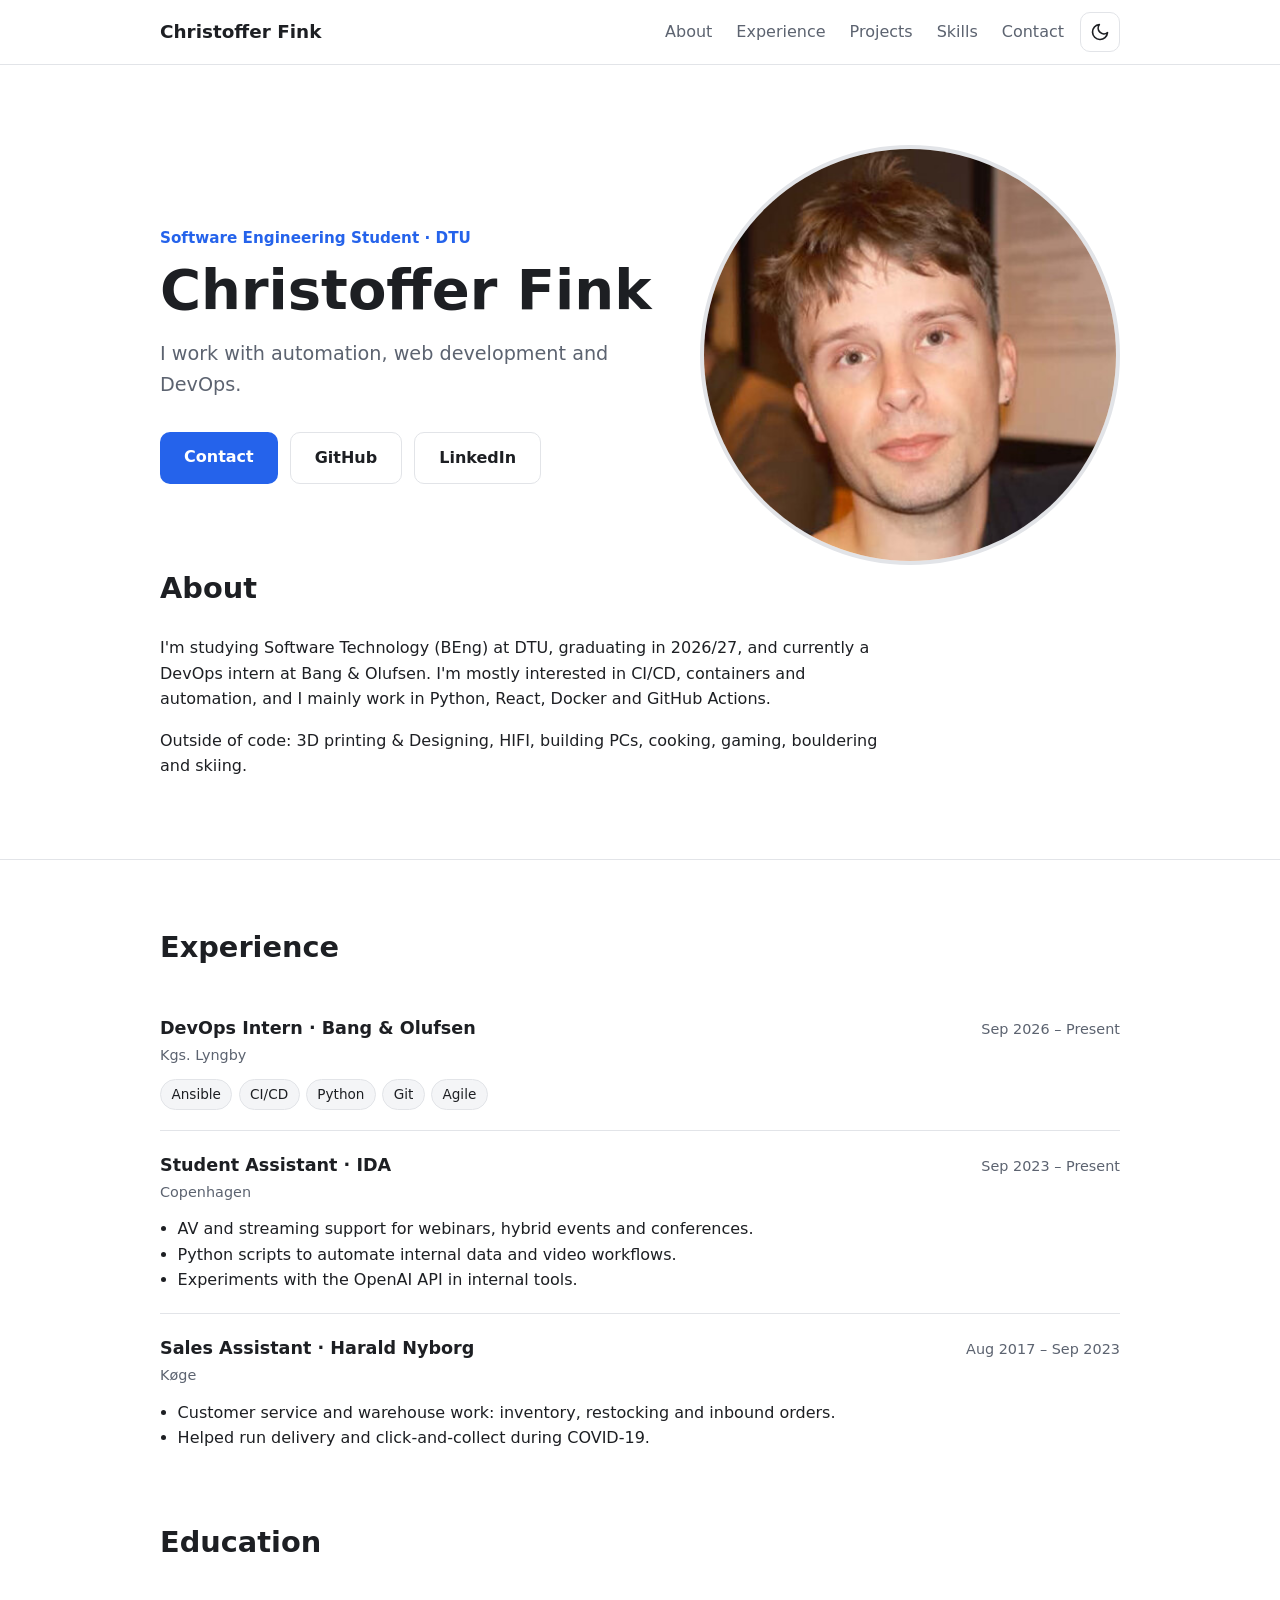
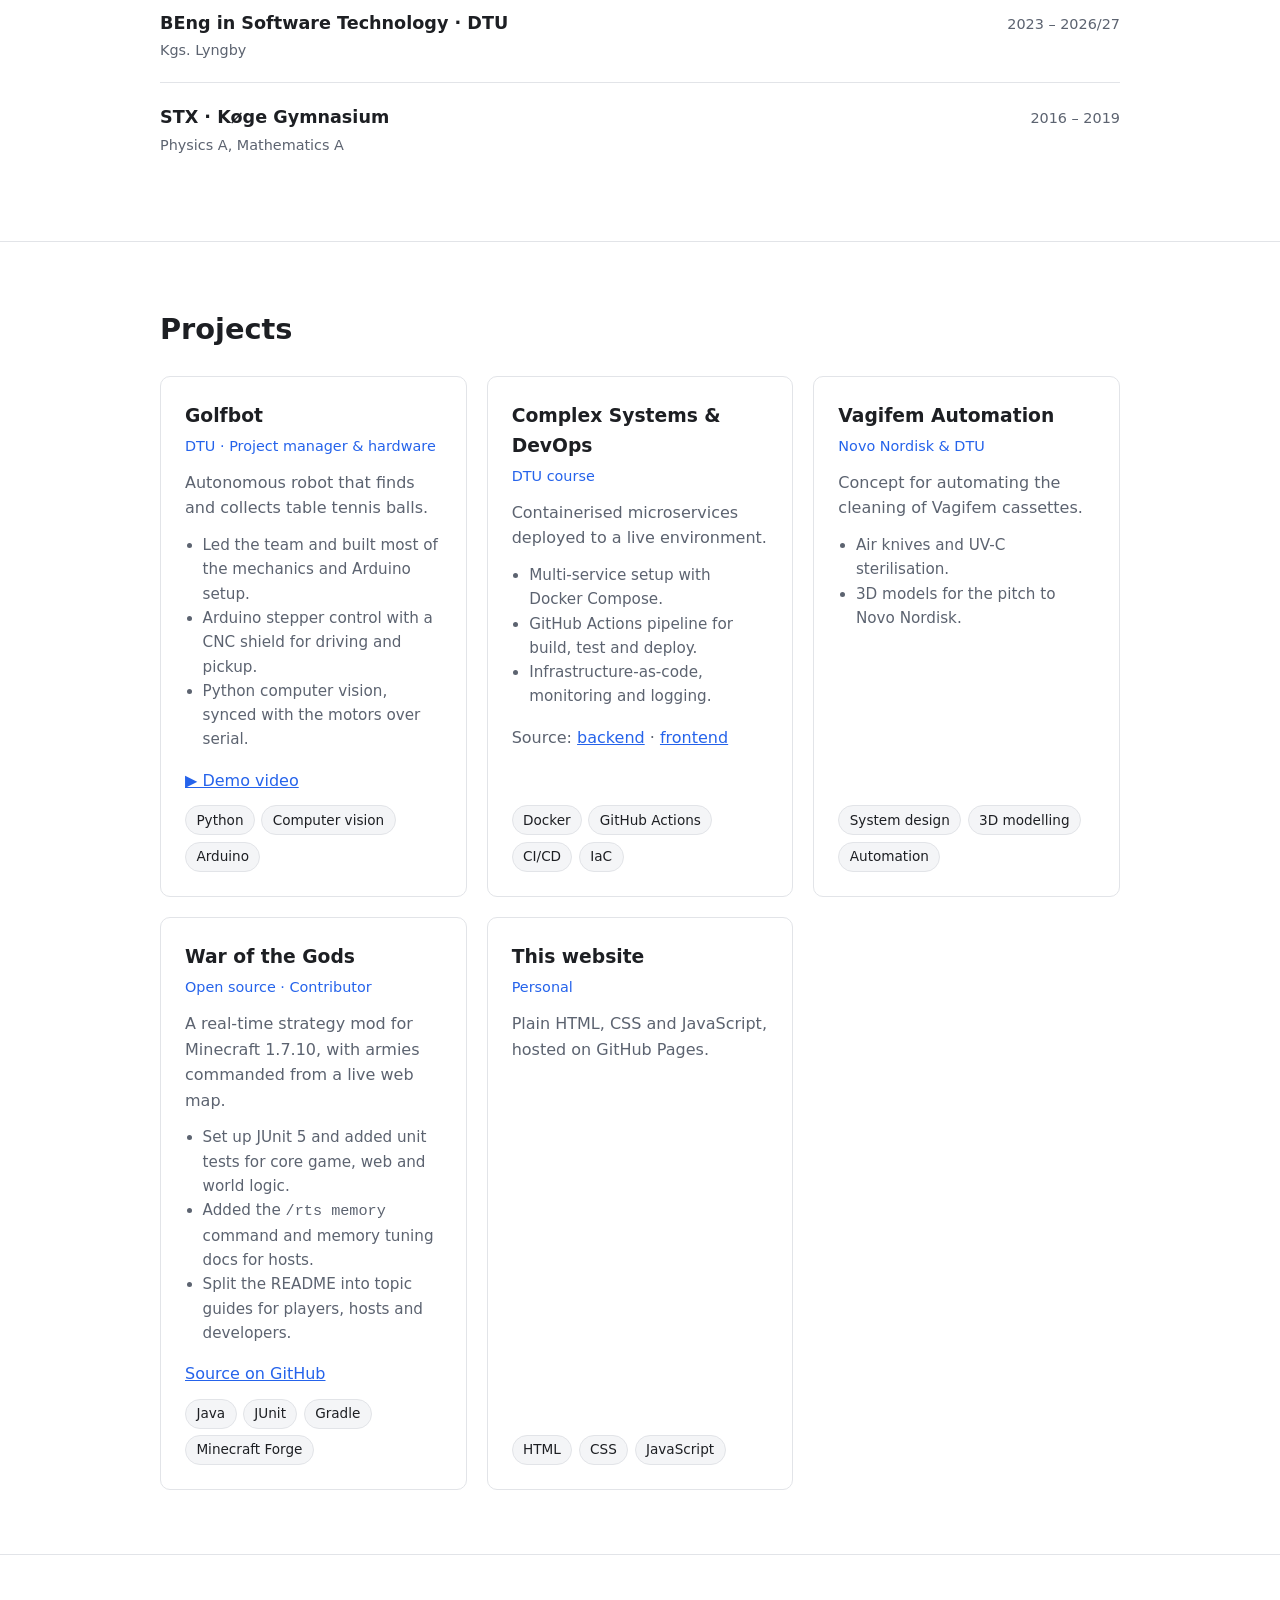
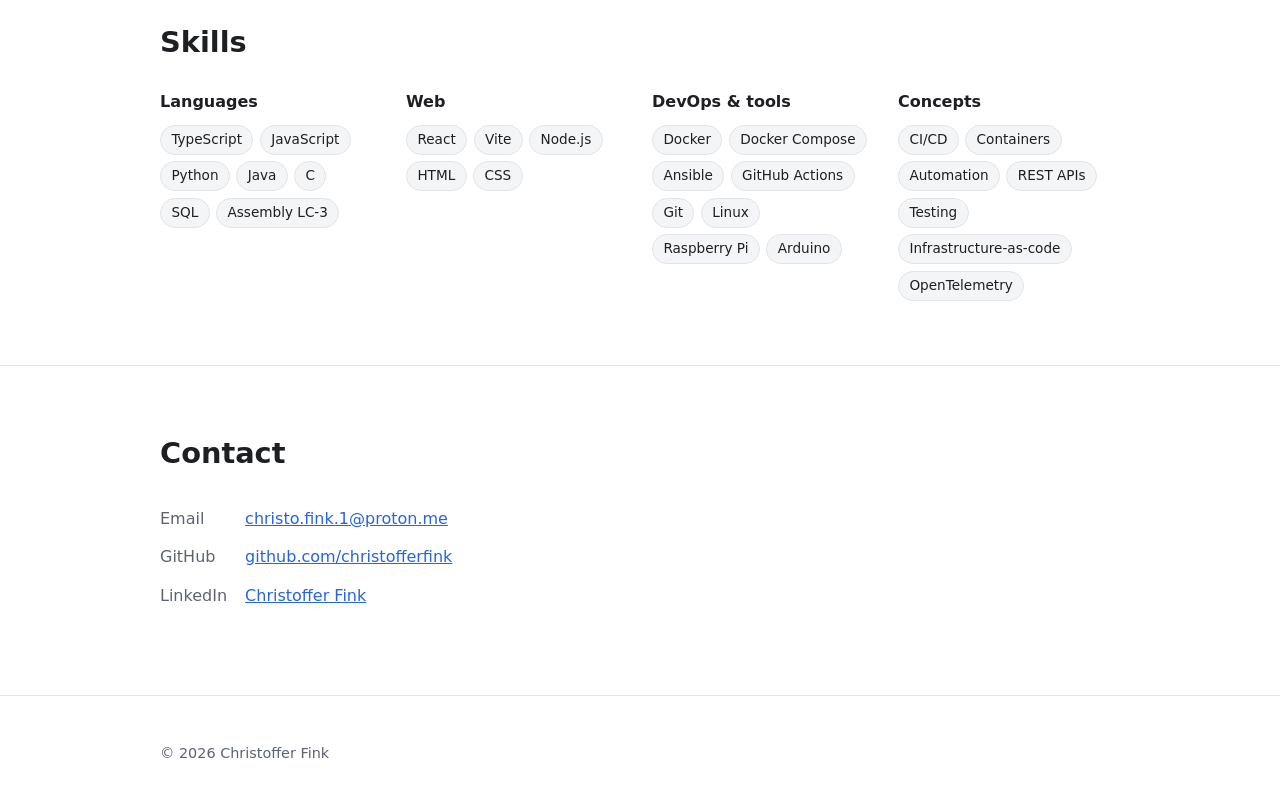
<file: index.html>
<!DOCTYPE html>
<html lang="en">
<head>
  <meta charset="utf-8">
  <meta name="viewport" content="width=device-width, initial-scale=1">
  <title>Christoffer Fink</title>
  <meta name="description" content="Christoffer Fink, Software Engineering student at DTU.">
  <link rel="icon" href="assets/favicon.png" type="image/png">
  <link rel="apple-touch-icon" href="assets/avatar.jpg">
  <link rel="stylesheet" href="css/style.css">
  <script src="js/theme.js"></script>
  <script src="js/main.js" defer></script>
</head>
<body>
  <header class="site-header">
    <div class="container header-inner">
      <a href="./" class="logo">Christoffer Fink</a>
      <div class="header-actions">
        <nav id="site-nav" class="site-nav">
          <a href="#about">About</a>
          <a href="#experience">Experience</a>
          <a href="#projects">Projects</a>
          <a href="#skills">Skills</a>
          <a href="#contact">Contact</a>
        </nav>
        <button type="button" class="icon-button theme-toggle" aria-label="Toggle dark mode">
          <svg class="icon-moon" viewBox="0 0 24 24" width="20" height="20" fill="none" stroke="currentColor" stroke-width="2" stroke-linecap="round" stroke-linejoin="round" aria-hidden="true">
            <path d="M21 12.8A9 9 0 1 1 11.2 3a7 7 0 0 0 9.8 9.8z"/>
          </svg>
          <svg class="icon-sun" viewBox="0 0 24 24" width="20" height="20" fill="none" stroke="currentColor" stroke-width="2" stroke-linecap="round" stroke-linejoin="round" aria-hidden="true">
            <circle cx="12" cy="12" r="4"/>
            <path d="M12 2v2M12 20v2M4.9 4.9l1.4 1.4M17.7 17.7l1.4 1.4M2 12h2M20 12h2M4.9 19.1l1.4-1.4M17.7 6.3l1.4-1.4"/>
          </svg>
        </button>
        <button type="button" class="icon-button nav-toggle" aria-expanded="false" aria-controls="site-nav" aria-label="Toggle menu">☰</button>
      </div>
    </div>
  </header>

  <main>
    <section class="hero">
      <div class="container hero-inner">
        <div class="hero-text">
          <p class="eyebrow">Software Engineering Student · DTU</p>
          <h1>Christoffer Fink</h1>
          <p class="lead">I work with automation, web development and DevOps.</p>
          <div class="button-row">
            <a href="#contact" class="button">Contact</a>
            <a href="https://github.com/christofferfink" class="button button-outline">GitHub</a>
            <a href="https://www.linkedin.com/in/christoffer-f-76949721b" class="button button-outline">LinkedIn</a>
          </div>
        </div>
        <img src="assets/avatar.jpg" alt="Photo of Christoffer Fink" class="hero-photo" width="400" height="400">
      </div>
    </section>

    <section id="about" class="section">
      <div class="container">
        <h2>About</h2>
        <p class="prose">
          I'm studying Software Technology (BEng) at DTU, graduating in 2026/27, and currently a DevOps intern at Bang &amp; Olufsen. I'm mostly interested in
          CI/CD, containers and automation, and I mainly work in Python, React, Docker and GitHub Actions.
        </p>
        <p class="prose">Outside of code: 3D printing & Designing, HIFI, building PCs, cooking, gaming, bouldering and skiing.</p>
      </div>
    </section>

    <section id="experience" class="section">
      <div class="container">
        <h2>Experience</h2>

        <article class="entry">
          <div class="entry-head">
            <h3>DevOps Intern · Bang &amp; Olufsen</h3>
            <span class="entry-date">Sep 2026 – Present</span>
          </div>
          <p class="entry-meta">Kgs. Lyngby</p>
          <ul class="tags">
            <li>Ansible</li><li>CI/CD</li><li>Python</li><li>Git</li><li>Agile</li>
          </ul>
        </article>

        <article class="entry">
          <div class="entry-head">
            <h3>Student Assistant · IDA</h3>
            <span class="entry-date">Sep 2023 – Present</span>
          </div>
          <p class="entry-meta">Copenhagen</p>
          <ul>
            <li>AV and streaming support for webinars, hybrid events and conferences.</li>
            <li>Python scripts to automate internal data and video workflows.</li>
            <li>Experiments with the OpenAI API in internal tools.</li>
          </ul>
        </article>

        <article class="entry">
          <div class="entry-head">
            <h3>Sales Assistant · Harald Nyborg</h3>
            <span class="entry-date">Aug 2017 – Sep 2023</span>
          </div>
          <p class="entry-meta">Køge</p>
          <ul>
            <li>Customer service and warehouse work: inventory, restocking and inbound orders.</li>
            <li>Helped run delivery and click-and-collect during COVID-19.</li>
          </ul>
        </article>

        <h2 class="section-break">Education</h2>

        <article class="entry">
          <div class="entry-head">
            <h3>BEng in Software Technology · DTU</h3>
            <span class="entry-date">2023 – 2026/27</span>
          </div>
          <p class="entry-meta">Kgs. Lyngby</p>
        </article>

        <article class="entry">
          <div class="entry-head">
            <h3>STX · Køge Gymnasium</h3>
            <span class="entry-date">2016 – 2019</span>
          </div>
          <p class="entry-meta">Physics A, Mathematics A</p>
        </article>
      </div>
    </section>

    <section id="projects" class="section">
      <div class="container">
        <h2>Projects</h2>
        <div class="cards">
          <article class="card">
            <h3>Golfbot</h3>
            <p class="card-meta">DTU · Project manager &amp; hardware</p>
            <p>Autonomous robot that finds and collects table tennis balls.</p>
            <ul>
              <li>Led the team and built most of the mechanics and Arduino setup.</li>
              <li>Arduino stepper control with a CNC shield for driving and pickup.</li>
              <li>Python computer vision, synced with the motors over serial.</li>
            </ul>
            <p><a href="https://www.youtube.com/watch?v=AxMZWhDcoao">▶ Demo video</a></p>
            <ul class="tags">
              <li>Python</li><li>Computer vision</li><li>Arduino</li>
            </ul>
          </article>

          <article class="card">
            <h3>Complex Systems &amp; DevOps</h3>
            <p class="card-meta">DTU course</p>
            <p>Containerised microservices deployed to a live environment.</p>
            <ul>
              <li>Multi-service setup with Docker Compose.</li>
              <li>GitHub Actions pipeline for build, test and deploy.</li>
              <li>Infrastructure-as-code, monitoring and logging.</li>
            </ul>
            <p>
              Source:
              <a href="https://github.com/Complex-systems-and-devops-gruppe-8/backend">backend</a> ·
              <a href="https://github.com/Complex-systems-and-devops-gruppe-8/frontend">frontend</a>
            </p>
            <ul class="tags">
              <li>Docker</li><li>GitHub Actions</li><li>CI/CD</li><li>IaC</li>
            </ul>
          </article>

          <article class="card">
            <h3>Vagifem Automation</h3>
            <p class="card-meta">Novo Nordisk &amp; DTU</p>
            <p>Concept for automating the cleaning of Vagifem cassettes.</p>
            <ul>
              <li>Air knives and UV-C sterilisation.</li>
              <li>3D models for the pitch to Novo Nordisk.</li>
            </ul>
            <ul class="tags">
              <li>System design</li><li>3D modelling</li><li>Automation</li>
            </ul>
          </article>

          <article class="card">
            <h3>War of the Gods</h3>
            <p class="card-meta">Open source · Contributor</p>
            <p>A real-time strategy mod for Minecraft 1.7.10, with armies commanded from a live web map.</p>
            <ul>
              <li>Set up JUnit 5 and added unit tests for core game, web and world logic.</li>
              <li>Added the <code>/rts memory</code> command and memory tuning docs for hosts.</li>
              <li>Split the README into topic guides for players, hosts and developers.</li>
            </ul>
            <p><a href="https://github.com/Carlrune20/War-of-the-Gods">Source on GitHub</a></p>
            <ul class="tags">
              <li>Java</li><li>JUnit</li><li>Gradle</li><li>Minecraft Forge</li>
            </ul>
          </article>

          <article class="card">
            <h3>This website</h3>
            <p class="card-meta">Personal</p>
            <p>Plain HTML, CSS and JavaScript, hosted on GitHub Pages.</p>
            <ul class="tags">
              <li>HTML</li><li>CSS</li><li>JavaScript</li>
            </ul>
          </article>
        </div>
      </div>
    </section>

    <section id="skills" class="section">
      <div class="container">
        <h2>Skills</h2>
        <div class="skills">
          <div>
            <h3>Languages</h3>
            <ul class="tags">
              <li>TypeScript</li><li>JavaScript</li><li>Python</li><li>Java</li><li>C</li><li>SQL</li><li>Assembly LC-3</li>
            </ul>
          </div>
          <div>
            <h3>Web</h3>
            <ul class="tags">
              <li>React</li><li>Vite</li><li>Node.js</li><li>HTML</li><li>CSS</li>
            </ul>
          </div>
          <div>
            <h3>DevOps &amp; tools</h3>
            <ul class="tags">
              <li>Docker</li><li>Docker Compose</li><li>Ansible</li><li>GitHub Actions</li><li>Git</li><li>Linux</li><li>Raspberry Pi</li><li>Arduino</li>
            </ul>
          </div>
          <div>
            <h3>Concepts</h3>
            <ul class="tags">
              <li>CI/CD</li><li>Containers</li><li>Automation</li><li>REST APIs</li><li>Testing</li><li>Infrastructure-as-code</li><li>OpenTelemetry</li>
            </ul>
          </div>
        </div>
      </div>
    </section>

    <section id="contact" class="section">
      <div class="container">
        <h2>Contact</h2>
        <ul class="contact-list">
          <li><span class="contact-label">Email</span> <a href="mailto:christo.fink.1@proton.me">christo.fink.1@proton.me</a></li>
          <li><span class="contact-label">GitHub</span> <a href="https://github.com/christofferfink">github.com/christofferfink</a></li>
          <li><span class="contact-label">LinkedIn</span> <a href="https://www.linkedin.com/in/christoffer-f-76949721b">Christoffer Fink</a></li>
        </ul>
      </div>
    </section>
  </main>

  <footer class="site-footer">
    <div class="container">
      <p>&copy; <span id="year"></span> Christoffer Fink</p>
    </div>
  </footer>
</body>
</html>
</file>
<file: css/style.css>
:root {
  --bg: #ffffff;
  --bg-alt: #f4f5f7;
  --text: #1d1f23;
  --muted: #5c6370;
  --accent: #2563eb;
  --border: #e2e4e8;
  --radius: 10px;
  --max-width: 1000px;
  color-scheme: light;
}

/* Dark palette. js/theme.js sets data-theme from the saved choice or the system setting. */
:root[data-theme="dark"] {
  --bg: #121417;
  --bg-alt: #1a1d21;
  --text: #e6e8eb;
  --muted: #9aa1ac;
  --accent: #60a5fa;
  --border: #2a2e34;
  color-scheme: dark;
}

*,
*::before,
*::after {
  box-sizing: border-box;
}

html {
  scroll-behavior: smooth;
}

body {
  margin: 0;
  font-family: system-ui, -apple-system, "Segoe UI", Roboto, sans-serif;
  line-height: 1.6;
  background: var(--bg);
  color: var(--text);
}

img {
  max-width: 100%;
  display: block;
}

a {
  color: var(--accent);
}

.container {
  max-width: var(--max-width);
  margin: 0 auto;
  padding: 0 1.25rem;
}

.accent {
  color: var(--accent);
}

/* Header */
.site-header {
  position: sticky;
  top: 0;
  background: var(--bg);
  border-bottom: 1px solid var(--border);
  z-index: 10;
}

.header-inner {
  display: flex;
  align-items: center;
  justify-content: space-between;
  height: 64px;
}

.logo {
  font-weight: 700;
  font-size: 1.15rem;
  color: var(--text);
  text-decoration: none;
}

.site-nav {
  display: flex;
  gap: 1.5rem;
}

.site-nav a {
  color: var(--muted);
  text-decoration: none;
}

.site-nav a:hover {
  color: var(--text);
}

.header-actions {
  display: flex;
  align-items: center;
  gap: 1rem;
}

.icon-button {
  display: inline-flex;
  align-items: center;
  justify-content: center;
  width: 40px;
  height: 40px;
  background: none;
  border: 1px solid var(--border);
  border-radius: var(--radius);
  color: var(--text);
  font-size: 1.25rem;
  cursor: pointer;
}

.icon-button:hover {
  background: var(--bg-alt);
}

/* Show the moon in light mode, the sun in dark mode */
.icon-sun {
  display: none;
}

:root[data-theme="dark"] .icon-sun {
  display: block;
}

:root[data-theme="dark"] .icon-moon {
  display: none;
}

.nav-toggle {
  display: none;
}

/* Hero */
.hero {
  padding: 5rem 0 0;
}

.hero-inner {
  display: flex;
  align-items: center;
  gap: 3rem;
}

.hero-text {
  flex: 1;
}

.hero-photo {
  width: 420px;
  height: 420px;
  flex-shrink: 0;
  border-radius: 50%;
  object-fit: cover;
  border: 4px solid var(--border);
}

.hero h1 {
  font-size: clamp(2rem, 6vw, 3.5rem);
  line-height: 1.15;
  margin: 0 0 1rem;
}

.lead {
  font-size: 1.2rem;
  color: var(--muted);
  max-width: 40rem;
  margin: 0 0 2rem;
}

.button {
  display: inline-block;
  padding: 0.75rem 1.5rem;
  background: var(--accent);
  color: #fff;
  border-radius: var(--radius);
  text-decoration: none;
  font-weight: 600;
}

.button:hover {
  opacity: 0.9;
}

.button-outline {
  background: none;
  color: var(--text);
  border: 1px solid var(--border);
}

.button-outline:hover {
  background: var(--bg-alt);
  opacity: 1;
}

.button-row {
  display: flex;
  flex-wrap: wrap;
  gap: 0.75rem;
}

.eyebrow {
  margin: 0 0 0.5rem;
  color: var(--accent);
  font-weight: 600;
  font-size: 0.95rem;
}

/* Sections */
.section {
  padding: 4rem 0;
}

.section + .section {
  border-top: 1px solid var(--border);
}

.hero + .section {
  padding-top: 0;
}

.section h2 {
  margin-top: 0;
  font-size: 1.8rem;
}

.cards {
  display: grid;
  grid-template-columns: repeat(auto-fit, minmax(240px, 1fr));
  gap: 1.25rem;
}

.card {
  background: var(--bg);
  border: 1px solid var(--border);
  border-radius: var(--radius);
  padding: 1.5rem;
}

.card h3 {
  margin-top: 0;
}

.card {
  display: flex;
  flex-direction: column;
}

.card h3 {
  margin-bottom: 0.25rem;
}

.card p {
  color: var(--muted);
  margin: 0 0 0.75rem;
}

.card .card-meta {
  font-size: 0.9rem;
  color: var(--accent);
  margin-bottom: 0.75rem;
}

.card ul:not(.tags) {
  padding-left: 1.1rem;
  margin: 0 0 1rem;
  color: var(--muted);
  font-size: 0.95rem;
}

.card .tags {
  margin-top: auto;
}

.prose {
  max-width: 45rem;
}

.section .section-break {
  margin-top: 3rem;
}

/* Experience & education entries */
.entry {
  padding: 1.25rem 0;
  border-bottom: 1px solid var(--border);
}

.entry:last-child,
.entry:has(+ .section-break) {
  border-bottom: none;
}

.entry-head {
  display: flex;
  flex-wrap: wrap;
  justify-content: space-between;
  align-items: baseline;
  gap: 0.25rem 1rem;
}

.entry-head h3 {
  margin: 0;
  font-size: 1.1rem;
}

.entry-date,
.entry-meta {
  color: var(--muted);
  font-size: 0.9rem;
}

.entry-meta {
  margin: 0.15rem 0 0;
}

.entry ul {
  padding-left: 1.1rem;
  margin: 0.75rem 0 0;
}

.entry .tags {
  padding-left: 0;
}

/* Tags (skills, tech used) */
.tags {
  display: flex;
  flex-wrap: wrap;
  gap: 0.4rem;
  list-style: none;
  padding: 0;
  margin: 0;
}

.tags li {
  padding: 0.2rem 0.65rem;
  border: 1px solid var(--border);
  border-radius: 999px;
  background: var(--bg-alt);
  font-size: 0.85rem;
}

.skills {
  display: grid;
  grid-template-columns: repeat(auto-fit, minmax(220px, 1fr));
  gap: 1.5rem;
}

.skills h3 {
  margin: 0 0 0.6rem;
  font-size: 1rem;
}

/* Contact */
.contact-list {
  list-style: none;
  padding: 0;
}

.contact-list li {
  padding: 0.4rem 0;
}

.contact-label {
  display: inline-block;
  width: 5rem;
  color: var(--muted);
}

/* Footer */
.site-footer {
  border-top: 1px solid var(--border);
  padding: 2rem 0;
  color: var(--muted);
  font-size: 0.9rem;
}

/* Mobile */
@media (max-width: 800px) {
  .header-actions {
    gap: 0.5rem;
  }

  .hero {
    padding: 2.5rem 0 0.5rem;
  }

  .hero-inner {
    flex-direction: column-reverse;
    text-align: center;
    gap: 2rem;
  }

  .hero-photo {
    width: 300px;
    height: 300px;
  }

  .lead {
    margin-left: auto;
    margin-right: auto;
  }

  .button-row {
    justify-content: center;
  }

  .nav-toggle {
    display: inline-flex;
  }

  .site-nav {
    display: none;
    position: absolute;
    top: 64px;
    left: 0;
    right: 0;
    flex-direction: column;
    gap: 0;
    background: var(--bg);
    border-bottom: 1px solid var(--border);
  }

  .site-nav.open {
    display: flex;
  }

  .site-nav a {
    padding: 0.9rem 1.25rem;
  }
}
</file>
